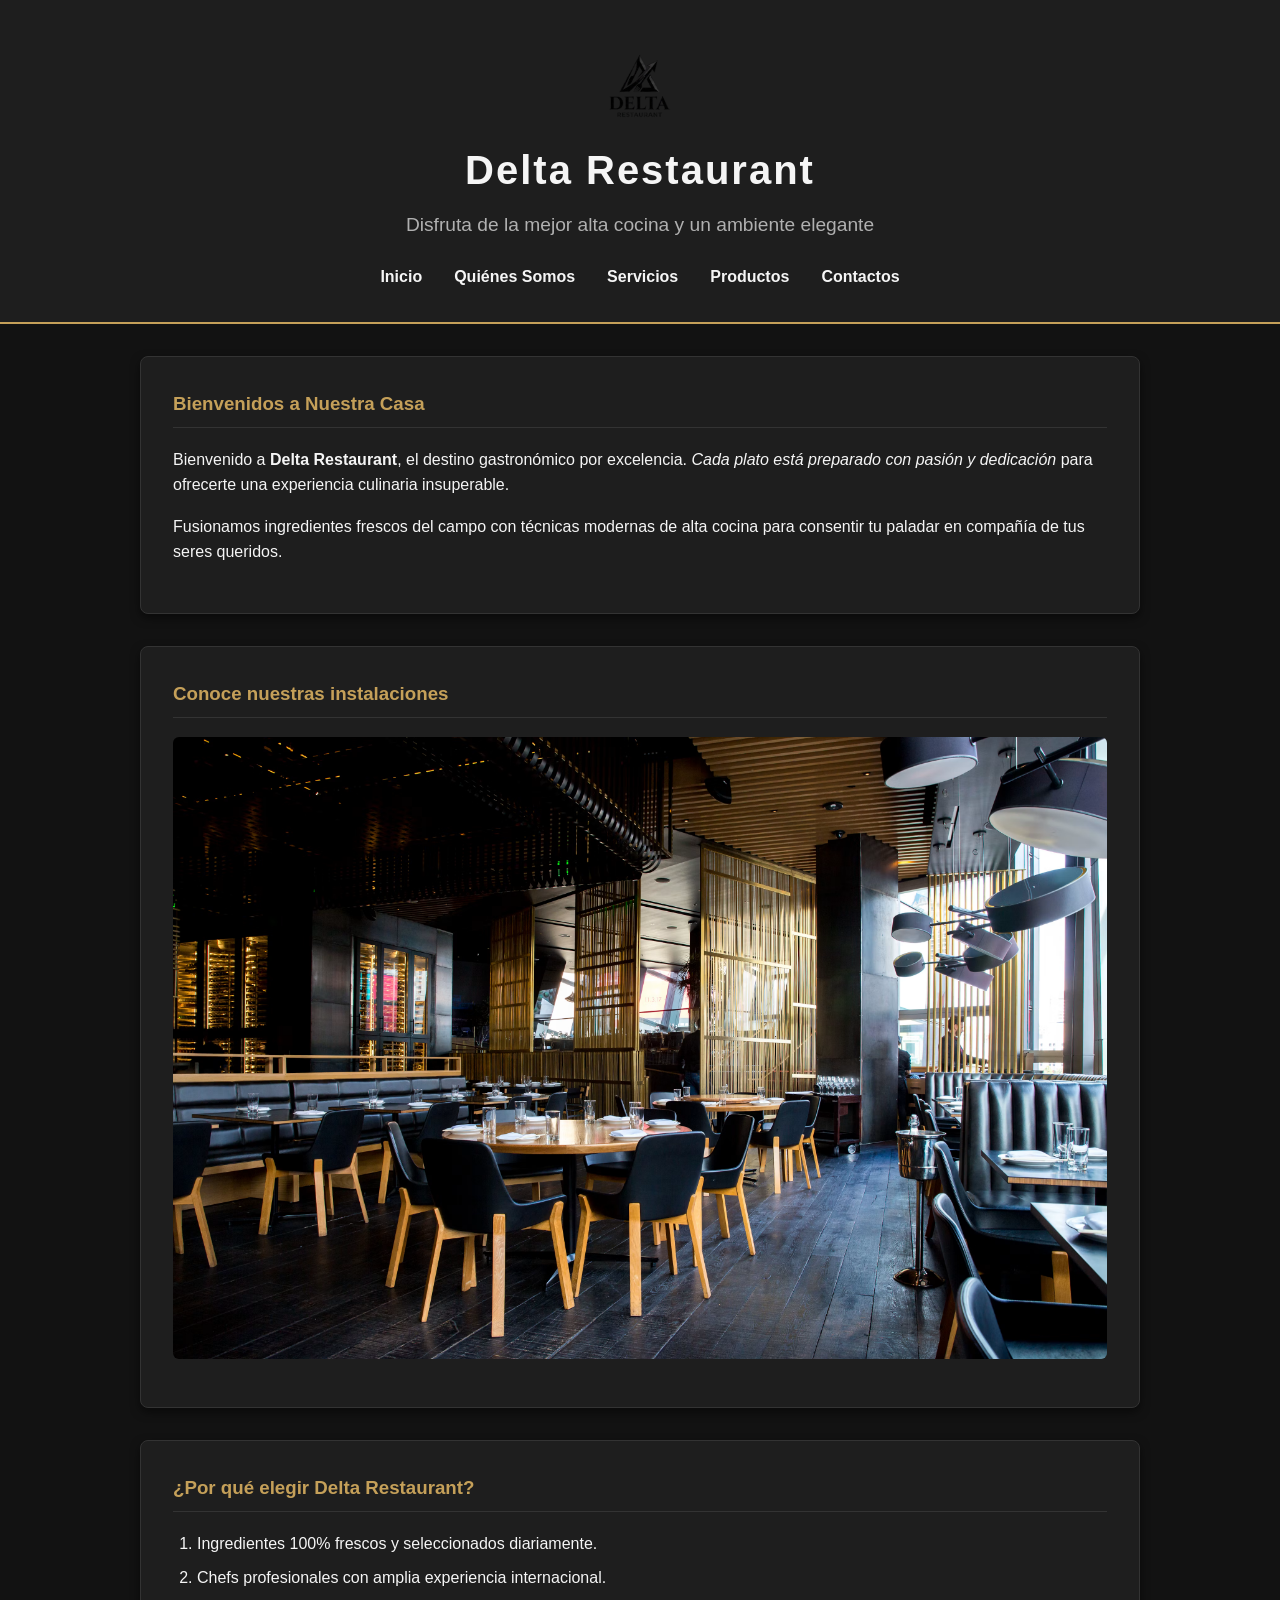
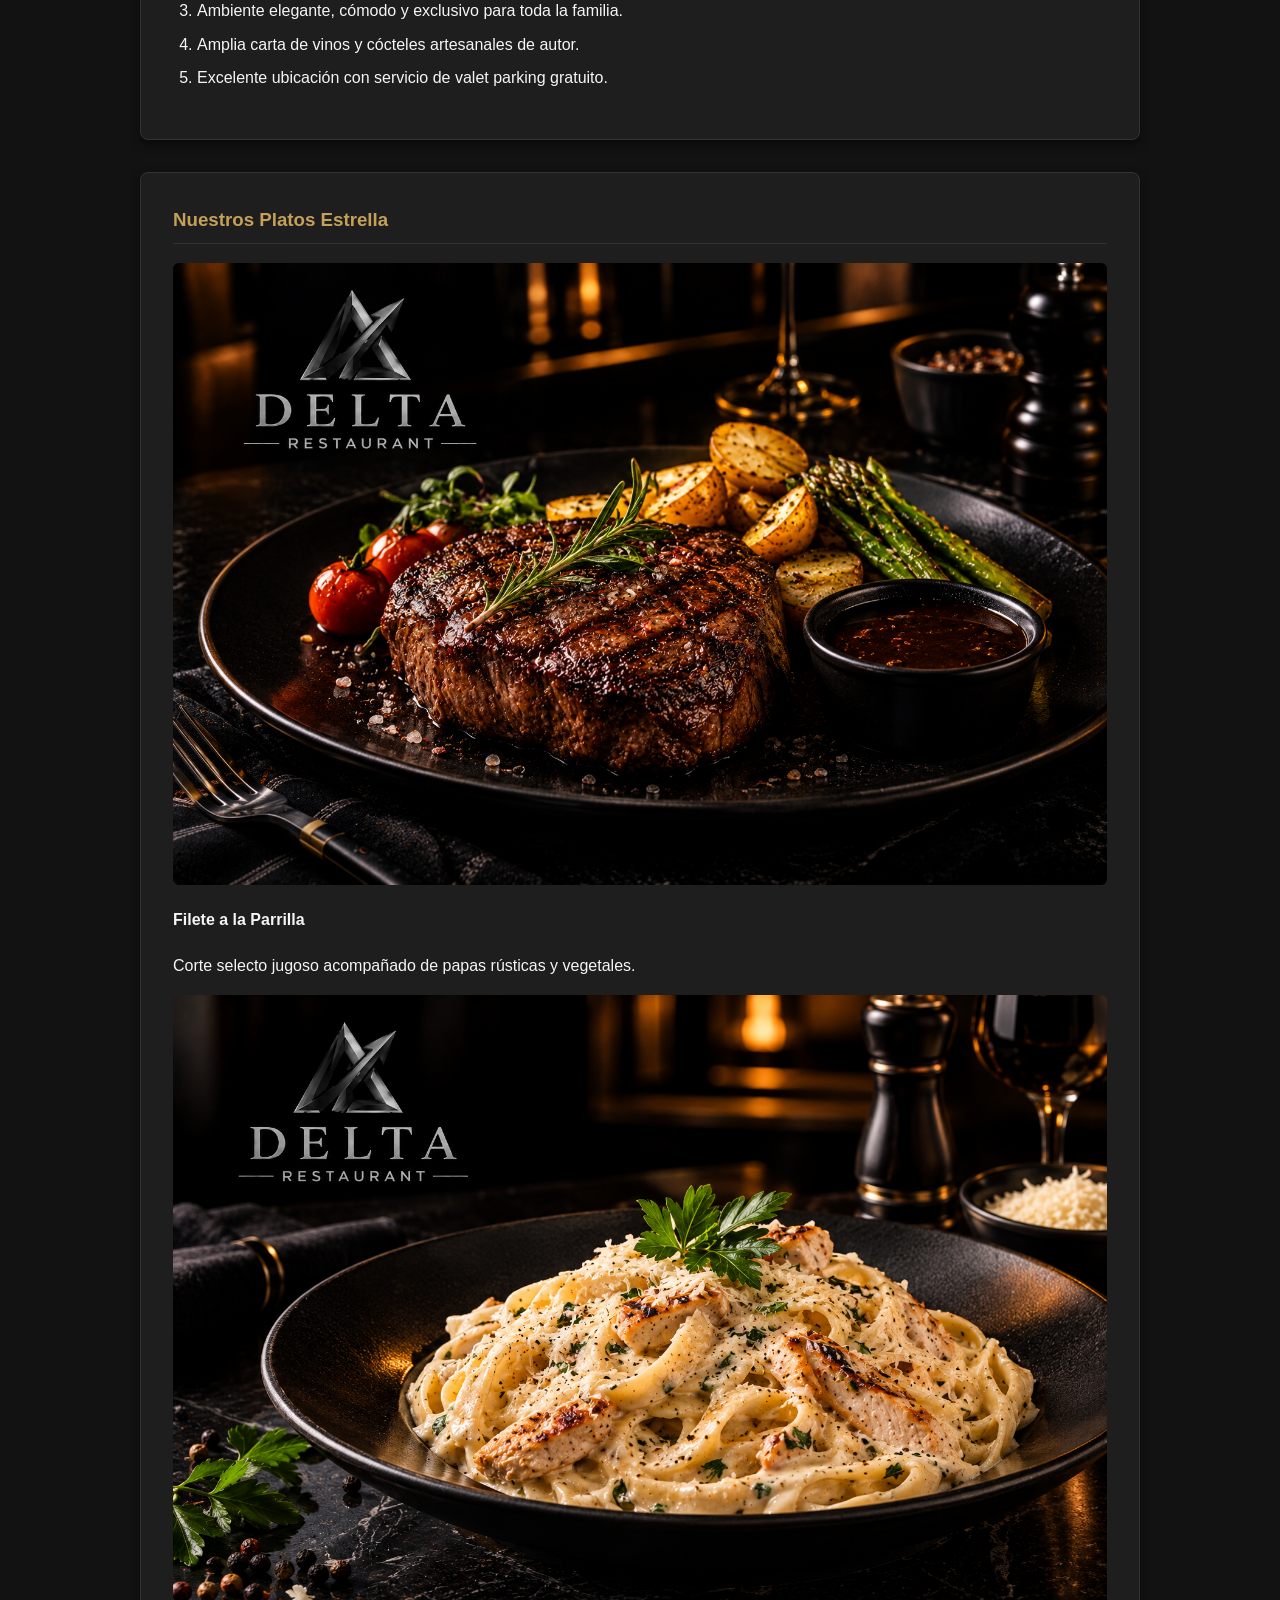
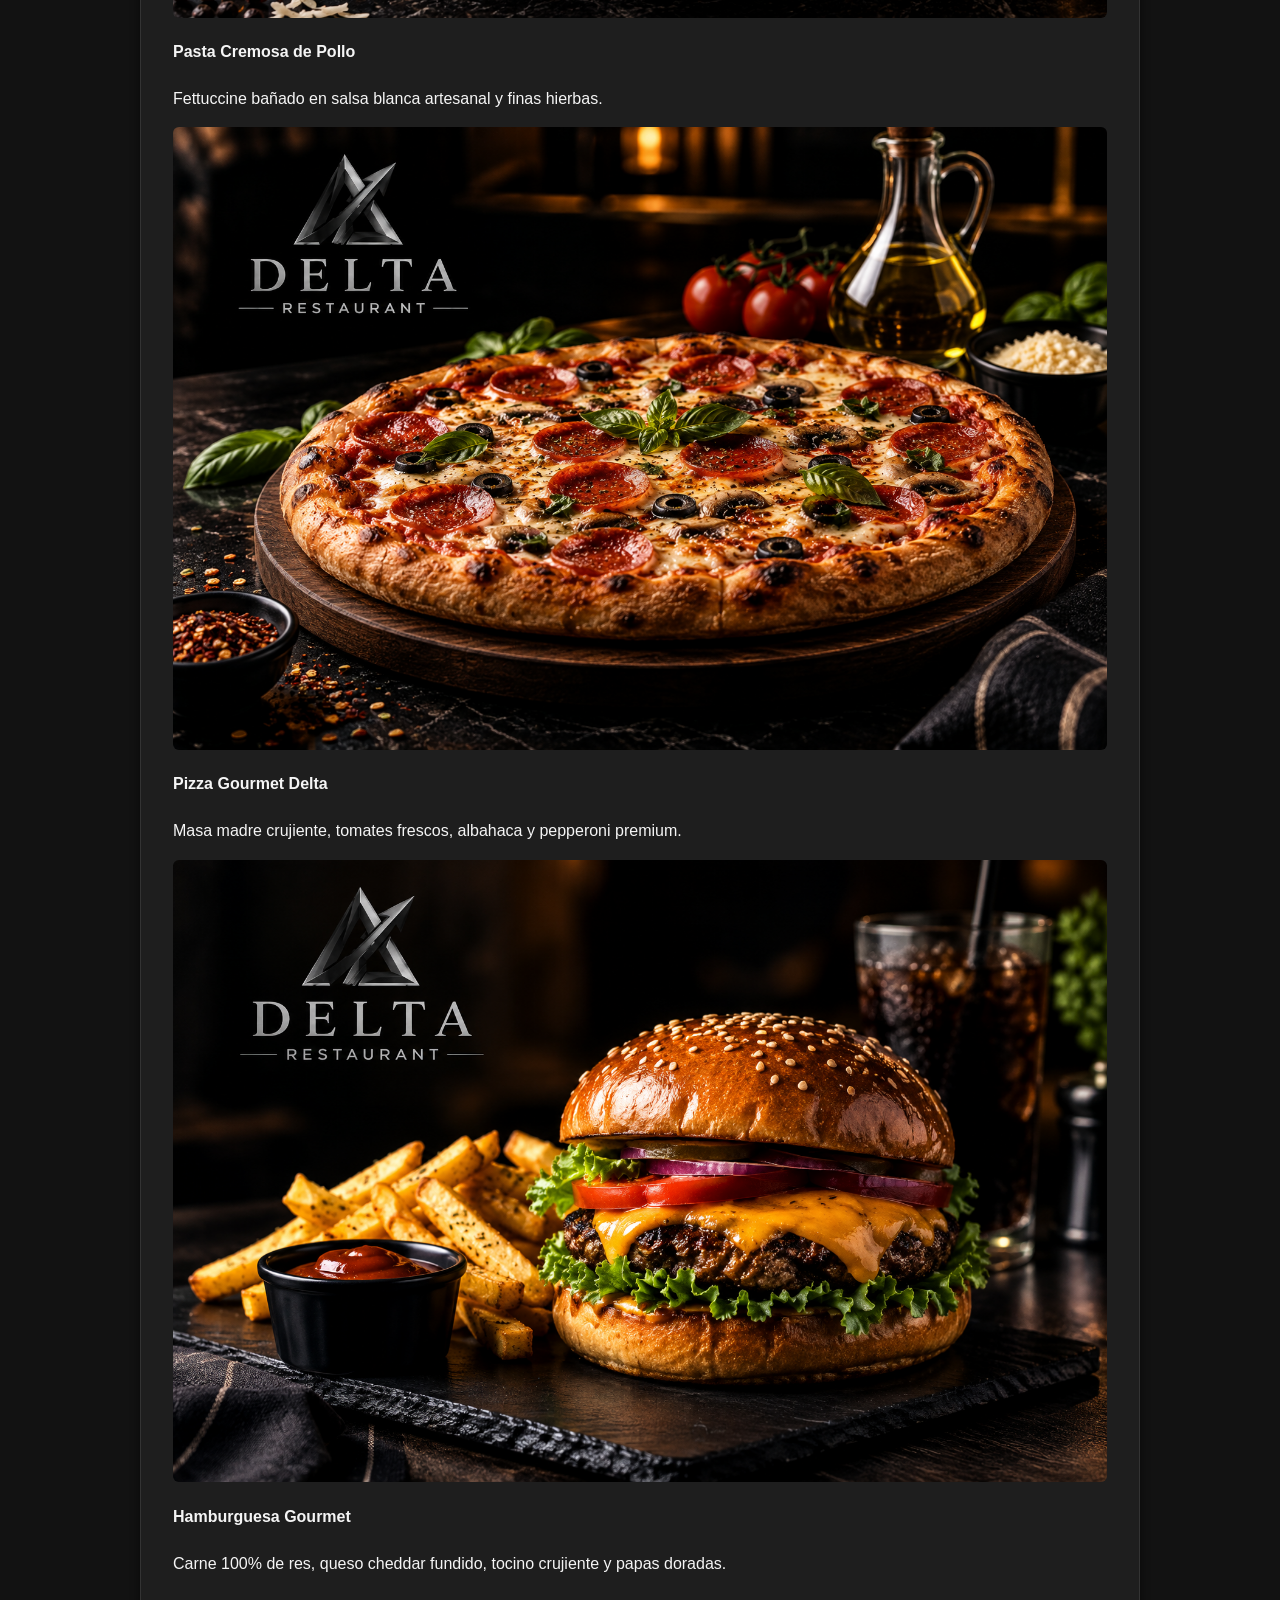
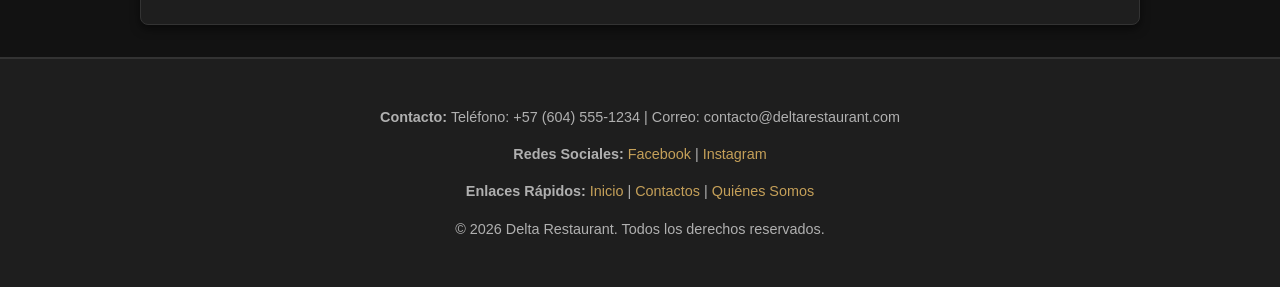
<file: index.html>
<!DOCTYPE html>
<html lang="es">
<head>
    <meta charset="UTF-8">
    <meta name="viewport" content="width=device-width, initial-scale=1.0">
    <title>Delta Restaurant - Inicio</title>
    <!-- Enlace al archivo de estilos CSS -->
    <link rel="stylesheet" href="style.css">
</head>
<body>

    <!-- ENCABEZADO PRINCIPAL Y NAVEGACIÓN -->
    <header>
        <!-- Logo del restaurante -->
        <img src="/img/LOGO2.png" alt="Logo oficial de Delta Restaurant">
        
        <!-- Título principal y subtítulo -->
        <h1>Delta Restaurant</h1>
        <h2>Disfruta de la mejor alta cocina y un ambiente elegante</h2>

        <!-- Menú de navegación principal con enlaces a las páginas internas -->
        <nav>
            <ul>
                <li><a href="index.html">Inicio</a></li>
                <li><a href="quienes-somos.html">Quiénes Somos</a></li>
                <li><a href="servicios.html">Servicios</a></li>
                <li><a href="productos.html">Productos</a></li>
                <li><a href="contactos.html">Contactos</a></li>
            </ul>
        </nav>
    </header>

    <!-- SECCIÓN PRINCIPAL -->
    <main>
        <!-- Presentación del negocio -->
        <section>
            <div>
                <h3>Bienvenidos a Nuestra Casa</h3>
                <p>
                    Bienvenido a <strong>Delta Restaurant</strong>, el destino gastronómico por excelencia. <em>Cada plato está preparado con pasión y dedicación</em> para ofrecerte una experiencia culinaria insuperable.
                </p>
                <p>
                    Fusionamos ingredientes frescos del campo con técnicas modernas de alta cocina para consentir tu paladar en compañía de tus seres queridos.
                </p>
            </div>
        </section>

        <!-- Imagen representativa de las instalaciones -->
        <section>
            <h3>Conoce nuestras instalaciones</h3>
            <img src="/img/fondo.png" alt="Vista interior del elegante ambiente de Delta Restaurant">
        </section>

        <!-- Lista ordenada de beneficios  -->
        <section>
            <h3>¿Por qué elegir Delta Restaurant?</h3>
            <ol>
                <li>Ingredientes 100% frescos y seleccionados diariamente.</li>
                <li>Chefs profesionales con amplia experiencia internacional.</li>
                <li>Ambiente elegante, cómodo y exclusivo para toda la familia.</li>
                <li>Amplia carta de vinos y cócteles artesanales de autor.</li>
                <li>Excelente ubicación con servicio de valet parking gratuito.</li>
            </ol>
        </section>
    
        <!-- Productos Destacados -->
        <section>
            <h3>Nuestros Platos Estrella</h3>
            <div class="productos-grid">
                <div>
                    <img src="img/filete.png" alt="Filete a la parrilla en Delta Restaurant">
                    <h4>Filete a la Parrilla</h4>
                    <p>Corte selecto jugoso acompañado de papas rústicas y vegetales.</p>
                </div>
                <div>
                    <img src="img/pasta.png" alt="Pasta cremosa de pollo en Delta Restaurant">
                    <h4>Pasta Cremosa de Pollo</h4>
                    <p>Fettuccine bañado en salsa blanca artesanal y finas hierbas.</p>
                </div>
                <div>
                    <img src="img/pizza.png" alt="Pizza gourmet DELTA en ambiente elegante">
                    <h4>Pizza Gourmet Delta</h4>
                    <p>Masa madre crujiente, tomates frescos, albahaca y pepperoni premium.</p>
                </div>
                <div>
                    <img src="img/hamburguesa.png" alt="Hamburguesa gourmet en Delta Restaurant">
                    <h4>Hamburguesa Gourmet</h4>
                    <p>Carne 100% de res, queso cheddar fundido, tocino crujiente y papas doradas.</p>
                </div>
            </div>
        </section>
    </main>

    <!-- PIE DE PÁGINA (FOOTER) -->
    <footer>
        <p><strong>Contacto:</strong> Teléfono: +57 (604) 555-1234 | Correo: contacto@deltarestaurant.com</p>
        <p><strong>Redes Sociales:</strong> 
            <a href="https://facebook.com" target="_blank">Facebook</a> | 
            <a href="https://instagram.com" target="_blank">Instagram</a>
        </p>
        <p><strong>Enlaces Rápidos:</strong> 
            <a href="index.html">Inicio</a> | 
            <a href="contactos.html">Contactos</a> | 
            <a href="quienes-somos.html">Quiénes Somos</a>
        </p>
        <p>&copy; 2026 Delta Restaurant. Todos los derechos reservados.</p>
    </footer>

</body>
</html>
</file>
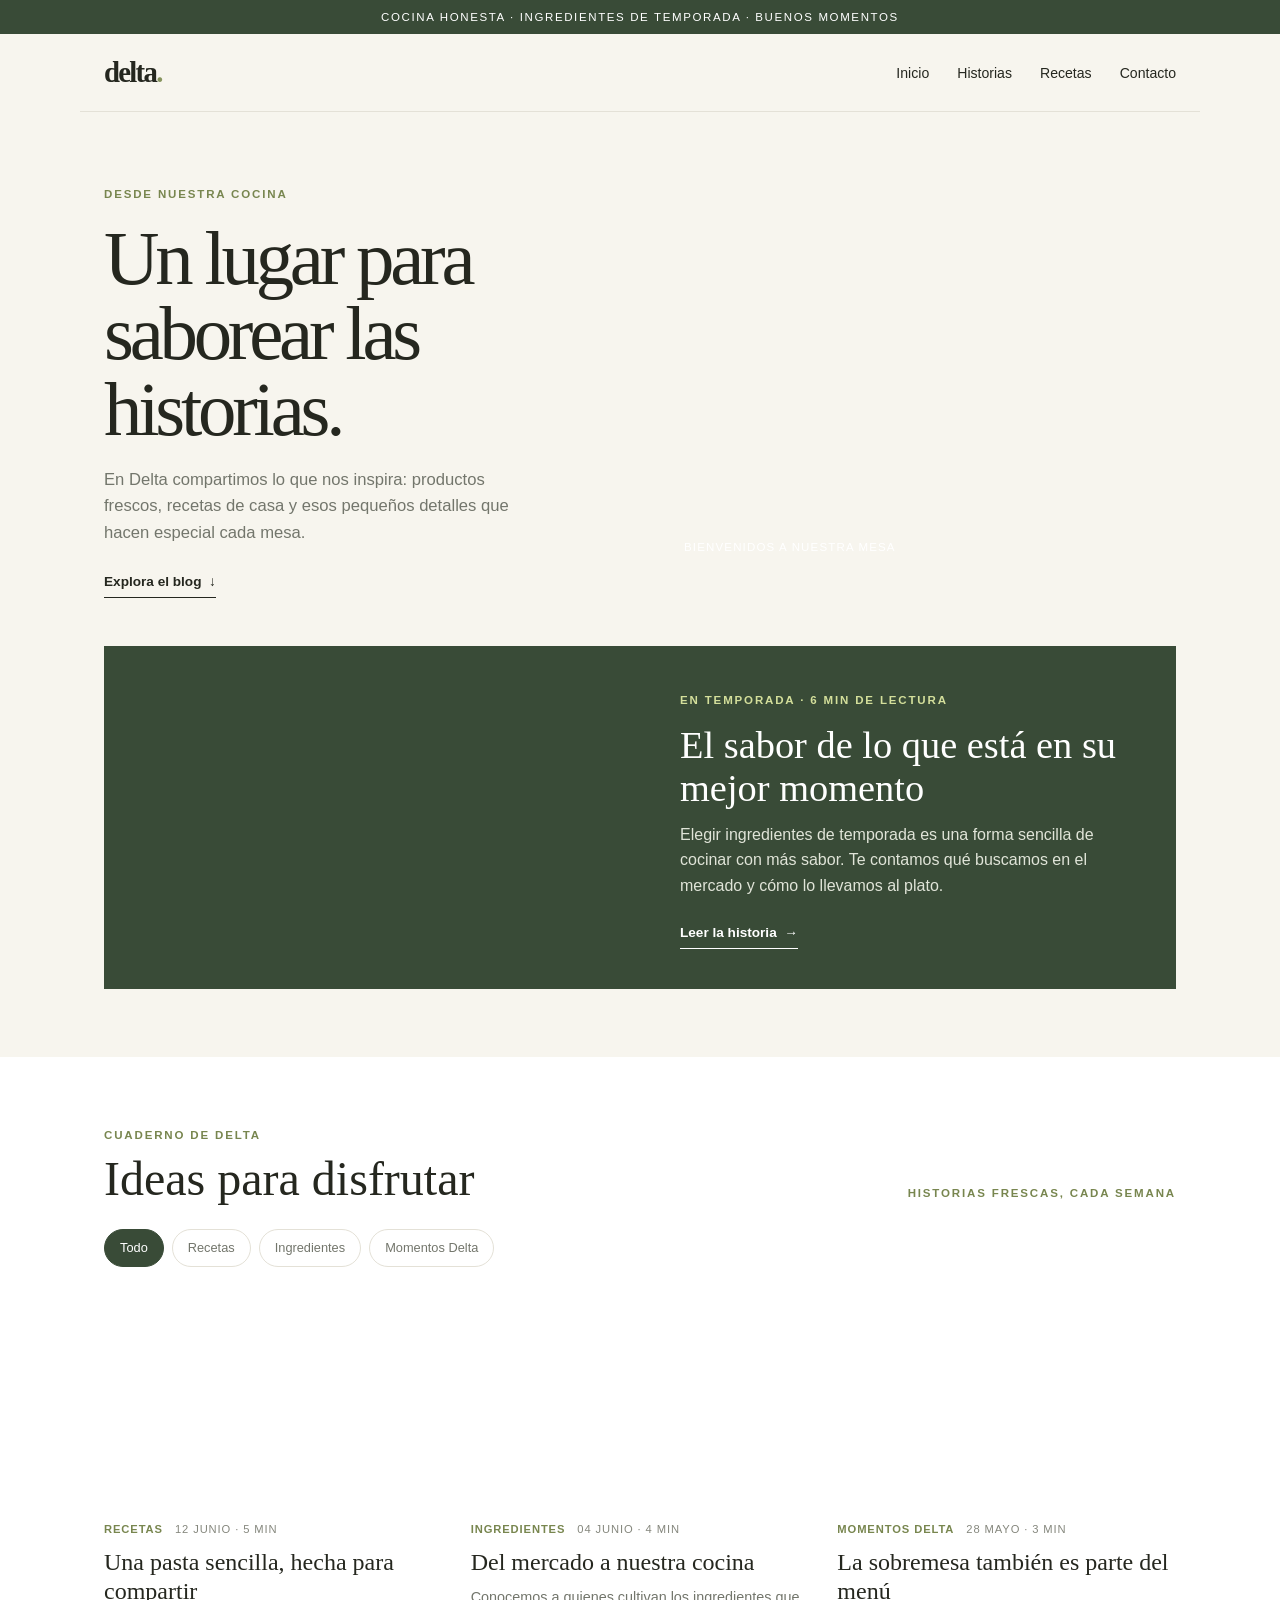
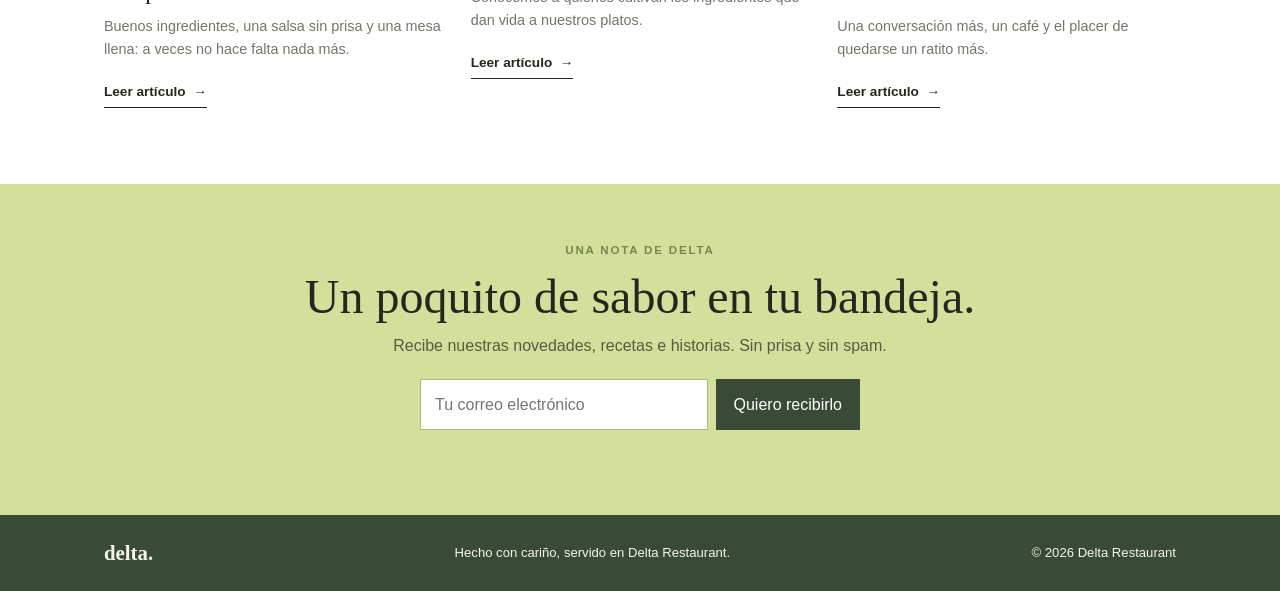
<file: blog.html>
<!DOCTYPE html>
<html lang="es">
<head>
	<meta charset="UTF-8">
	<meta name="viewport" content="width=device-width, initial-scale=1">
	<meta name="description" content="Historias, recetas y novedades de Delta Restaurant.">
	<title>El blog de Delta | Delta Restaurant</title>
	<style>
		:root{--ink:#25271f;--muted:#73766c;--cream:#f7f5ee;--green:#394b37;--lime:#d4df9b;--line:#e4e1d7}
		*{box-sizing:border-box}html{scroll-behavior:smooth}body{margin:0;background:var(--cream);color:var(--ink);font:16px/1.6 Arial,Helvetica,sans-serif}a{color:inherit;text-decoration:none}
		.topbar{background:var(--green);color:white;text-align:center;padding:8px;font-size:.72rem;letter-spacing:.14em;text-transform:uppercase}header{max-width:1120px;margin:auto;padding:22px 24px;display:flex;align-items:center;justify-content:space-between;border-bottom:1px solid var(--line)}.brand{font:bold 1.8rem Georgia,serif;letter-spacing:-.06em}.brand span{color:#87945e}nav{display:flex;gap:28px;font-size:.88rem}nav a:hover,.link:hover{color:#78864f}
		.hero{max-width:1120px;margin:auto;padding:68px 24px 48px;display:grid;grid-template-columns:1fr 1fr;gap:48px;align-items:center}.eyebrow{font-size:.72rem;text-transform:uppercase;letter-spacing:.16em;color:#78864f;font-weight:bold}h1,h2,h3,p{margin-top:0}h1{font:400 clamp(3rem,6vw,5rem)/.98 Georgia,serif;letter-spacing:-.055em;margin:15px 0 20px}.hero p{max-width:440px;color:var(--muted);font-size:1.04rem}.hero-image{height:370px;background:url('https://images.unsplash.com/photo-1517248135467-4c7edcad34c4?auto=format&fit=crop&w=1200&q=85') center/cover;position:relative;border-radius:3px}.image-note{position:absolute;bottom:18px;left:20px;color:#fff;text-transform:uppercase;font-size:.72rem;letter-spacing:.1em}.link{display:inline-block;margin-top:8px;font-size:.85rem;font-weight:bold;border-bottom:1px solid currentColor;padding-bottom:4px}
		.featured{max-width:1120px;margin:0 auto 68px;padding:0 24px}.feature-card{display:grid;grid-template-columns:1fr 1fr;background:var(--green);color:#fff}.feature-image{min-height:320px;background:url('https://images.unsplash.com/photo-1547592180-85f173990554?auto=format&fit=crop&w=1000&q=85') center/cover}.feature-copy{align-self:center;padding:40px}.feature-copy .eyebrow{color:var(--lime)}.feature-copy h2{font:400 clamp(1.8rem,3vw,2.7rem)/1.12 Georgia,serif;margin:12px 0}.feature-copy p{color:#e0e4d8}
		.stories{background:#fff;padding:64px 24px 76px}.inner{max-width:1072px;margin:auto}.heading{display:flex;justify-content:space-between;align-items:end;gap:20px;margin-bottom:26px}.heading h2{font:400 clamp(2rem,4vw,3rem)/1 Georgia,serif;margin:8px 0 0}.filters{display:flex;gap:8px;flex-wrap:wrap;margin-bottom:28px}.filter{cursor:pointer;border:1px solid var(--line);border-radius:24px;padding:8px 15px;background:white;color:var(--muted);font:inherit;font-size:.8rem}.filter:hover,.filter.active{background:var(--green);border-color:var(--green);color:white}.grid{display:grid;grid-template-columns:repeat(3,1fr);gap:28px}.post[hidden]{display:none}.post-image{height:210px;background-position:center;background-size:cover;margin-bottom:16px}.meta{display:flex;gap:12px;color:#85877d;font-size:.7rem;letter-spacing:.08em;text-transform:uppercase}.meta strong{color:#78864f}.post h3{font:400 1.5rem/1.2 Georgia,serif;margin:9px 0}.post p{font-size:.9rem;color:var(--muted);margin-bottom:12px}
		.newsletter{background:var(--lime);padding:52px 24px;text-align:center}.newsletter h2{font:400 clamp(2rem,4vw,3rem)/1.08 Georgia,serif;margin:10px 0}.newsletter p{color:#555c42;margin-bottom:20px}.subscribe{display:flex;gap:8px;max-width:440px;margin:auto}.subscribe input{flex:1;min-width:0;padding:12px 14px;border:1px solid #aeb77a;background:#fff;font:inherit}.subscribe button{padding:0 18px;border:0;background:var(--green);color:#fff;font:inherit;cursor:pointer}.message{min-height:1.5em;margin:12px 0 0!important;font-size:.85rem}footer{background:var(--green);color:#f5f4ed;padding:26px 24px}.footer-inner{max-width:1072px;margin:auto;display:flex;justify-content:space-between;align-items:center;gap:16px;font-size:.82rem}.footer-brand{font:bold 1.3rem Georgia,serif}
		@media(max-width:720px){header{padding:18px;flex-wrap:wrap;justify-content:center;gap:14px}nav{width:100%;justify-content:center;gap:20px}.hero{padding:46px 20px 34px;grid-template-columns:1fr;gap:26px}.hero-image{height:280px}.featured{padding:0 20px;margin-bottom:48px}.feature-card{grid-template-columns:1fr}.feature-image{min-height:230px}.feature-copy{padding:28px}.stories{padding:48px 20px 58px}.grid{grid-template-columns:repeat(2,1fr);gap:26px 18px}.post-image{height:185px}}
		@media(max-width:500px){nav{gap:15px;font-size:.8rem}.heading{display:block}.grid{grid-template-columns:1fr}.post-image{height:230px}.subscribe{flex-direction:column}.subscribe input,.subscribe button{min-height:46px}.footer-inner{flex-direction:column;text-align:center}}
	</style>
</head>
<body>
	<div class="topbar">Cocina honesta · Ingredientes de temporada · Buenos momentos</div>
	<header><a class="brand" href="#inicio" aria-label="Delta Restaurant, inicio">delta<span>.</span></a><nav aria-label="Navegación principal"><a href="#inicio">Inicio</a><a href="#historias">Historias</a><a href="#recetas">Recetas</a><a href="#newsletter">Contacto</a></nav></header>
	<main>
		<section class="hero" id="inicio"><div><span class="eyebrow">Desde nuestra cocina</span><h1>Un lugar para saborear las historias.</h1><p>En Delta compartimos lo que nos inspira: productos frescos, recetas de casa y esos pequeños detalles que hacen especial cada mesa.</p><a class="link" href="#historias">Explora el blog&nbsp; ↓</a></div><div class="hero-image" role="img" aria-label="Comedor acogedor de restaurante"><span class="image-note">Bienvenidos a nuestra mesa</span></div></section>
		<section class="featured" id="recetas"><article class="feature-card"><div class="feature-image" role="img" aria-label="Ensalada fresca de temporada"></div><div class="feature-copy"><span class="eyebrow">En temporada · 6 min de lectura</span><h2>El sabor de lo que está en su mejor momento</h2><p>Elegir ingredientes de temporada es una forma sencilla de cocinar con más sabor. Te contamos qué buscamos en el mercado y cómo lo llevamos al plato.</p><a class="link" href="#historias">Leer la historia&nbsp; →</a></div></article></section>
		<section class="stories" id="historias"><div class="inner"><div class="heading"><div><span class="eyebrow">Cuaderno de Delta</span><h2>Ideas para disfrutar</h2></div><span class="eyebrow">Historias frescas, cada semana</span></div>
			<div class="filters" role="group" aria-label="Filtrar artículos"><button class="filter active" data-filter="todos">Todo</button><button class="filter" data-filter="recetas">Recetas</button><button class="filter" data-filter="ingredientes">Ingredientes</button><button class="filter" data-filter="momentos">Momentos Delta</button></div>
			<div class="grid">
				<article class="post" data-category="recetas"><div class="post-image" role="img" aria-label="Pasta recién preparada" style="background-image:url('https://images.unsplash.com/photo-1478720568477-152d9b164e26?auto=format&fit=crop&w=800&q=80')"></div><div class="meta"><strong>Recetas</strong><span>12 junio · 5 min</span></div><h3>Una pasta sencilla, hecha para compartir</h3><p>Buenos ingredientes, una salsa sin prisa y una mesa llena: a veces no hace falta nada más.</p><a class="link" href="#newsletter">Leer artículo&nbsp; →</a></article>
				<article class="post" data-category="ingredientes"><div class="post-image" role="img" aria-label="Verduras frescas de temporada" style="background-image:url('https://images.unsplash.com/photo-1540420773420-3366772f4999?auto=format&fit=crop&w=800&q=80')"></div><div class="meta"><strong>Ingredientes</strong><span>04 junio · 4 min</span></div><h3>Del mercado a nuestra cocina</h3><p>Conocemos a quienes cultivan los ingredientes que dan vida a nuestros platos.</p><a class="link" href="#newsletter">Leer artículo&nbsp; →</a></article>
				<article class="post" data-category="momentos"><div class="post-image" role="img" aria-label="Mesa preparada en un restaurante" style="background-image:url('https://images.unsplash.com/photo-1414235077428-338989a2e8c0?auto=format&fit=crop&w=800&q=80')"></div><div class="meta"><strong>Momentos Delta</strong><span>28 mayo · 3 min</span></div><h3>La sobremesa también es parte del menú</h3><p>Una conversación más, un café y el placer de quedarse un ratito más.</p><a class="link" href="#newsletter">Leer artículo&nbsp; →</a></article>
			</div>
		</div></section>
		<section class="newsletter" id="newsletter"><span class="eyebrow">Una nota de Delta</span><h2>Un poquito de sabor en tu bandeja.</h2><p>Recibe nuestras novedades, recetas e historias. Sin prisa y sin spam.</p><form class="subscribe" id="subscribe-form"><label for="email" style="position:absolute;left:-9999px">Tu correo electrónico</label><input id="email" type="email" placeholder="Tu correo electrónico" required><button type="submit">Quiero recibirlo</button></form><p class="message" id="message" aria-live="polite"></p></section>
	</main>
	<footer><div class="footer-inner"><a class="footer-brand" href="#inicio">delta.</a><span>Hecho con cariño, servido en Delta Restaurant.</span><span>© <span id="year"></span> Delta Restaurant</span></div></footer>
	<script>
		const buttons=document.querySelectorAll('.filter');
		const posts=document.querySelectorAll('.post');
		buttons.forEach(button=>button.addEventListener('click',()=>{
			buttons.forEach(item=>item.classList.remove('active'));
			button.classList.add('active');
			posts.forEach(post=>post.hidden=button.dataset.filter!=='todos'&&post.dataset.category!==button.dataset.filter);
		}));
		document.getElementById('subscribe-form').addEventListener('submit',event=>{
			event.preventDefault();
			document.getElementById('message').textContent='¡Gracias! Te tendremos al tanto de las novedades de Delta.';
			event.currentTarget.reset();
		});
		document.getElementById('year').textContent=new Date().getFullYear();
	</script>
</body>
</html>
</file>
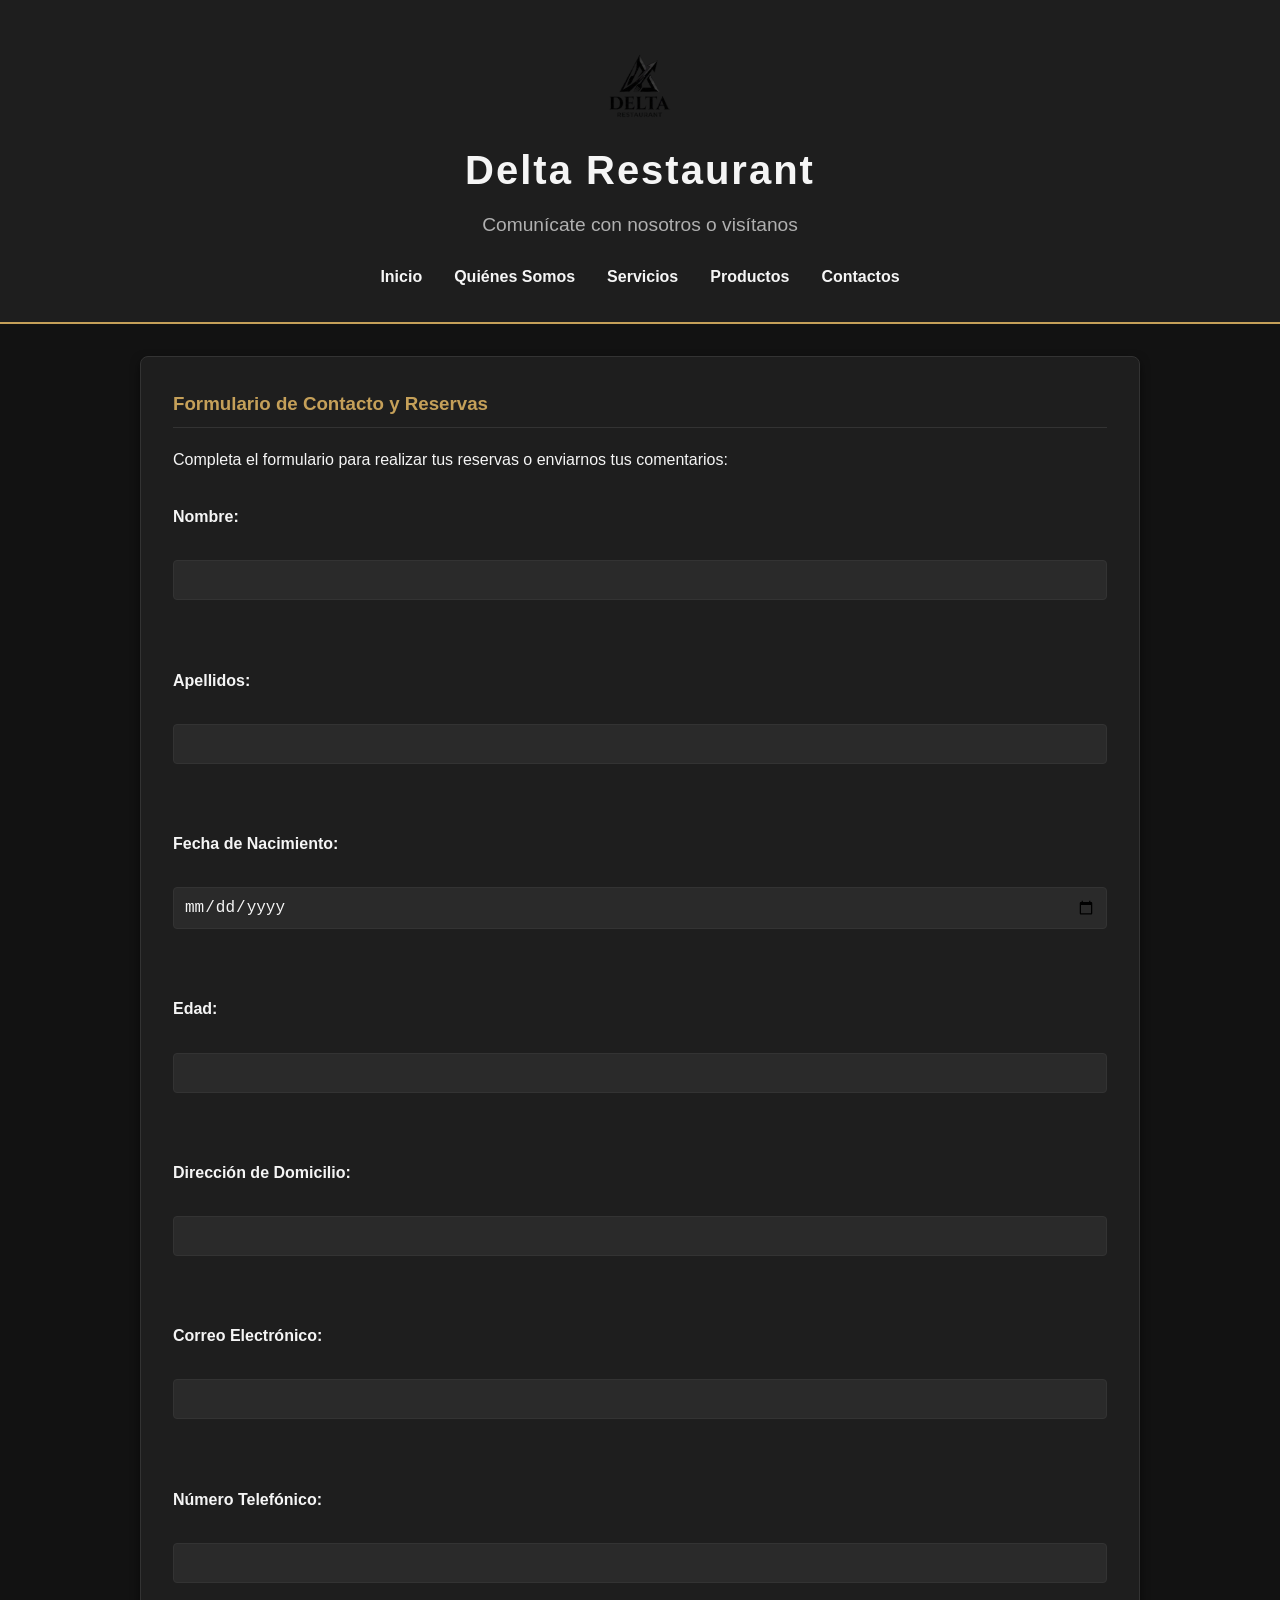
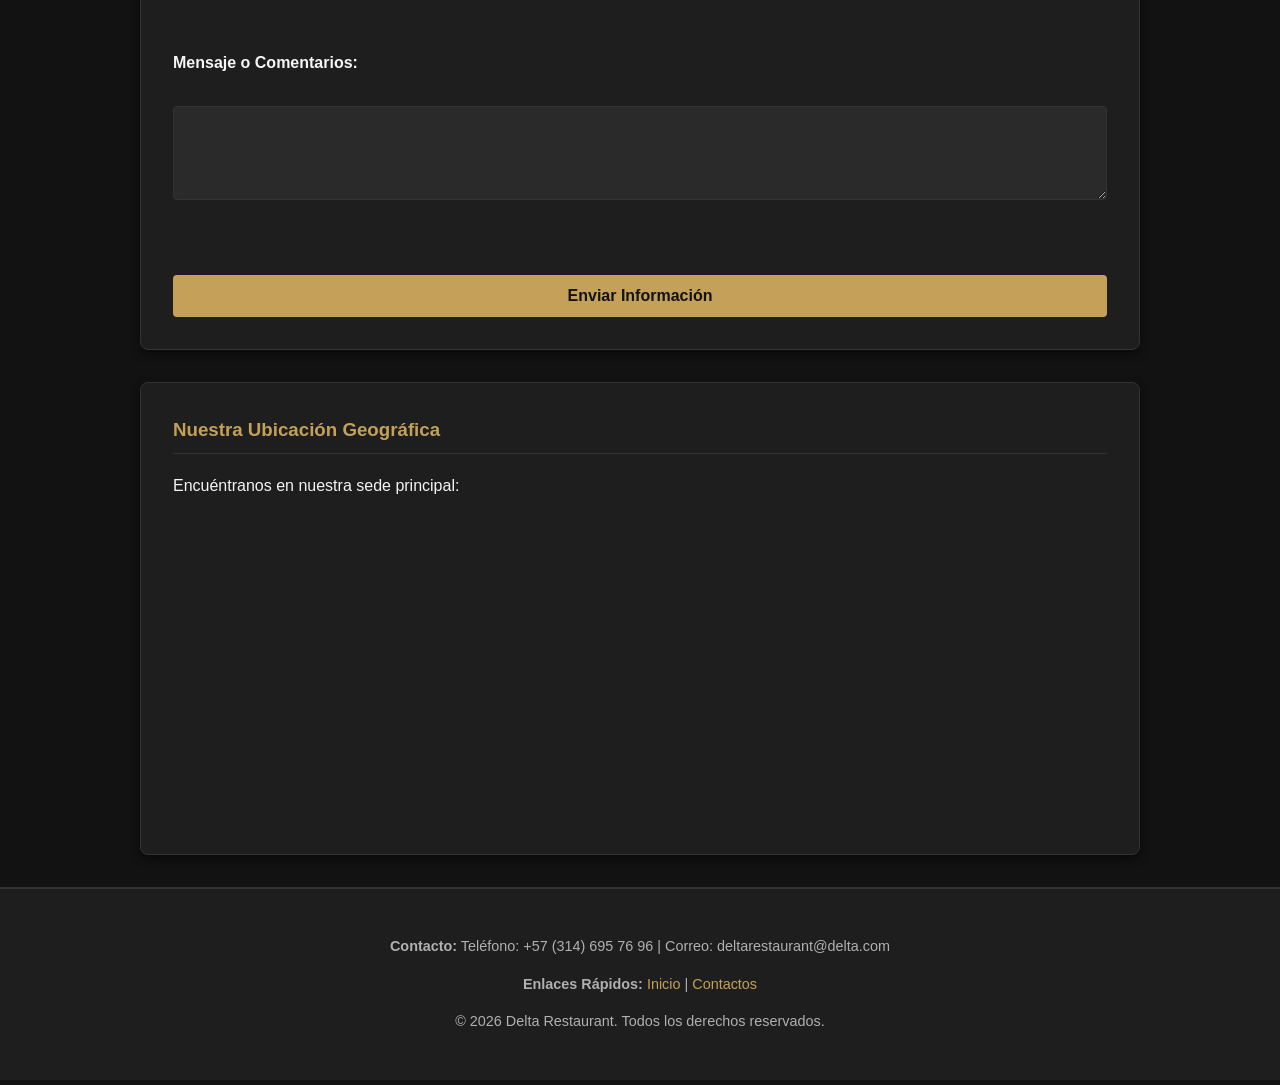
<file: contactos.html>
<!DOCTYPE html>
<html lang="es">
<head>
    <meta charset="UTF-8">
    <meta name="viewport" content="width=device-width, initial-scale=1.0">
    <title>Delta Restaurant - Contactos</title>
    <link rel="stylesheet" href="style.css">
</head>
<body>

    <!-- ENCABEZADO -->
    <header>
        <img src="/img/LOGO2.png" alt="Logo de Delta Restaurant">
        <h1>Delta Restaurant</h1>
        <h2>Comunícate con nosotros o visítanos</h2>
        <nav>
            <ul>
                <li><a href="index.html">Inicio</a></li>
                <li><a href="quienes-somos.html">Quiénes Somos</a></li>
                <li><a href="servicios.html">Servicios</a></li>
                <li><a href="productos.html">Productos</a></li>
                <li><a href="contactos.html">Contactos</a></li>
            </ul>
        </nav>
    </header>

    <!-- CONTENIDO PRINCIPAL -->
    <main>
        <section>
            <h3>Formulario de Contacto y Reservas</h3>
            <p>Completa el formulario para realizar tus reservas o enviarnos tus comentarios:</p>
            
            <form action="#" method="POST">
                <label for="nombre">Nombre:</label><br>
                <input type="text" id="nombre" name="nombre" required><br><br>

                <label for="apellidos">Apellidos:</label><br>
                <input type="text" id="apellidos" name="apellidos" required><br><br>

                <label for="fecha_nacimiento">Fecha de Nacimiento:</label><br>
                <input type="date" id="fecha_nacimiento" name="fecha_nacimiento" required><br><br>

                <label for="edad">Edad:</label><br>
                <input type="number" id="edad" name="edad" min="1" max="120" required><br><br>

                <label for="direccion">Dirección de Domicilio:</label><br>
                <input type="text" id="direccion" name="direccion_domicilio" required><br><br>

                <label for="correo">Correo Electrónico:</label><br>
                <input type="email" id="correo" name="correo_electronico" required><br><br>

                <label for="telefono">Número Telefónico:</label><br>
                <input type="tel" id="telefono" name="numero_telefonico" required><br><br>

                <label for="mensaje">Mensaje o Comentarios:</label><br>
                <textarea id="mensaje" name="mensaje" rows="4" required></textarea><br><br>

                <button type="submit">Enviar Información</button>
            </form>
        </section>

        <section>
            <h3>Nuestra Ubicación Geográfica</h3>
            <p>Encuéntranos en nuestra sede principal:</p>
           <iframe src="https://www.google.com/maps/embed?pb=!1m18!1m12!1m3!1d3966.4114570446086!2d-75.5702626252426!3d6.209336976734911!2m3!1f0!2f0!3f0!3m2!1i1024!2i768!4f13.1!3m3!1m2!1s0x8e4428299b5aa6d9%3A0x2020c055ff96b671!2sEl%20Poblado%2C%20Medell%C3%ADn%2C%20El%20Poblado%2C%20Medell%C3%ADn%2C%20Antioquia!5e0!3m2!1ses-419!2sco!4v1792718086324!5m2!1ses-419!2sco" width="400" height="300" style="border:0;" allowfullscreen="" loading="lazy" referrerpolicy="strict-origin-when-cross-origin"></iframe>
        </section>
    </main>

    <!-- PIE DE PÁGINA -->
    <footer>
        <p><strong>Contacto:</strong> Teléfono: +57 (314) 695 76 96 | Correo: deltarestaurant@delta.com </p>
        <p><strong>Enlaces Rápidos:</strong> <a href="index.html">Inicio</a> | <a href="contactos.html">Contactos</a></p>
        <p>&copy; 2026 Delta Restaurant. Todos los derechos reservados.</p>
    </footer>

</body>
</html>
</file>
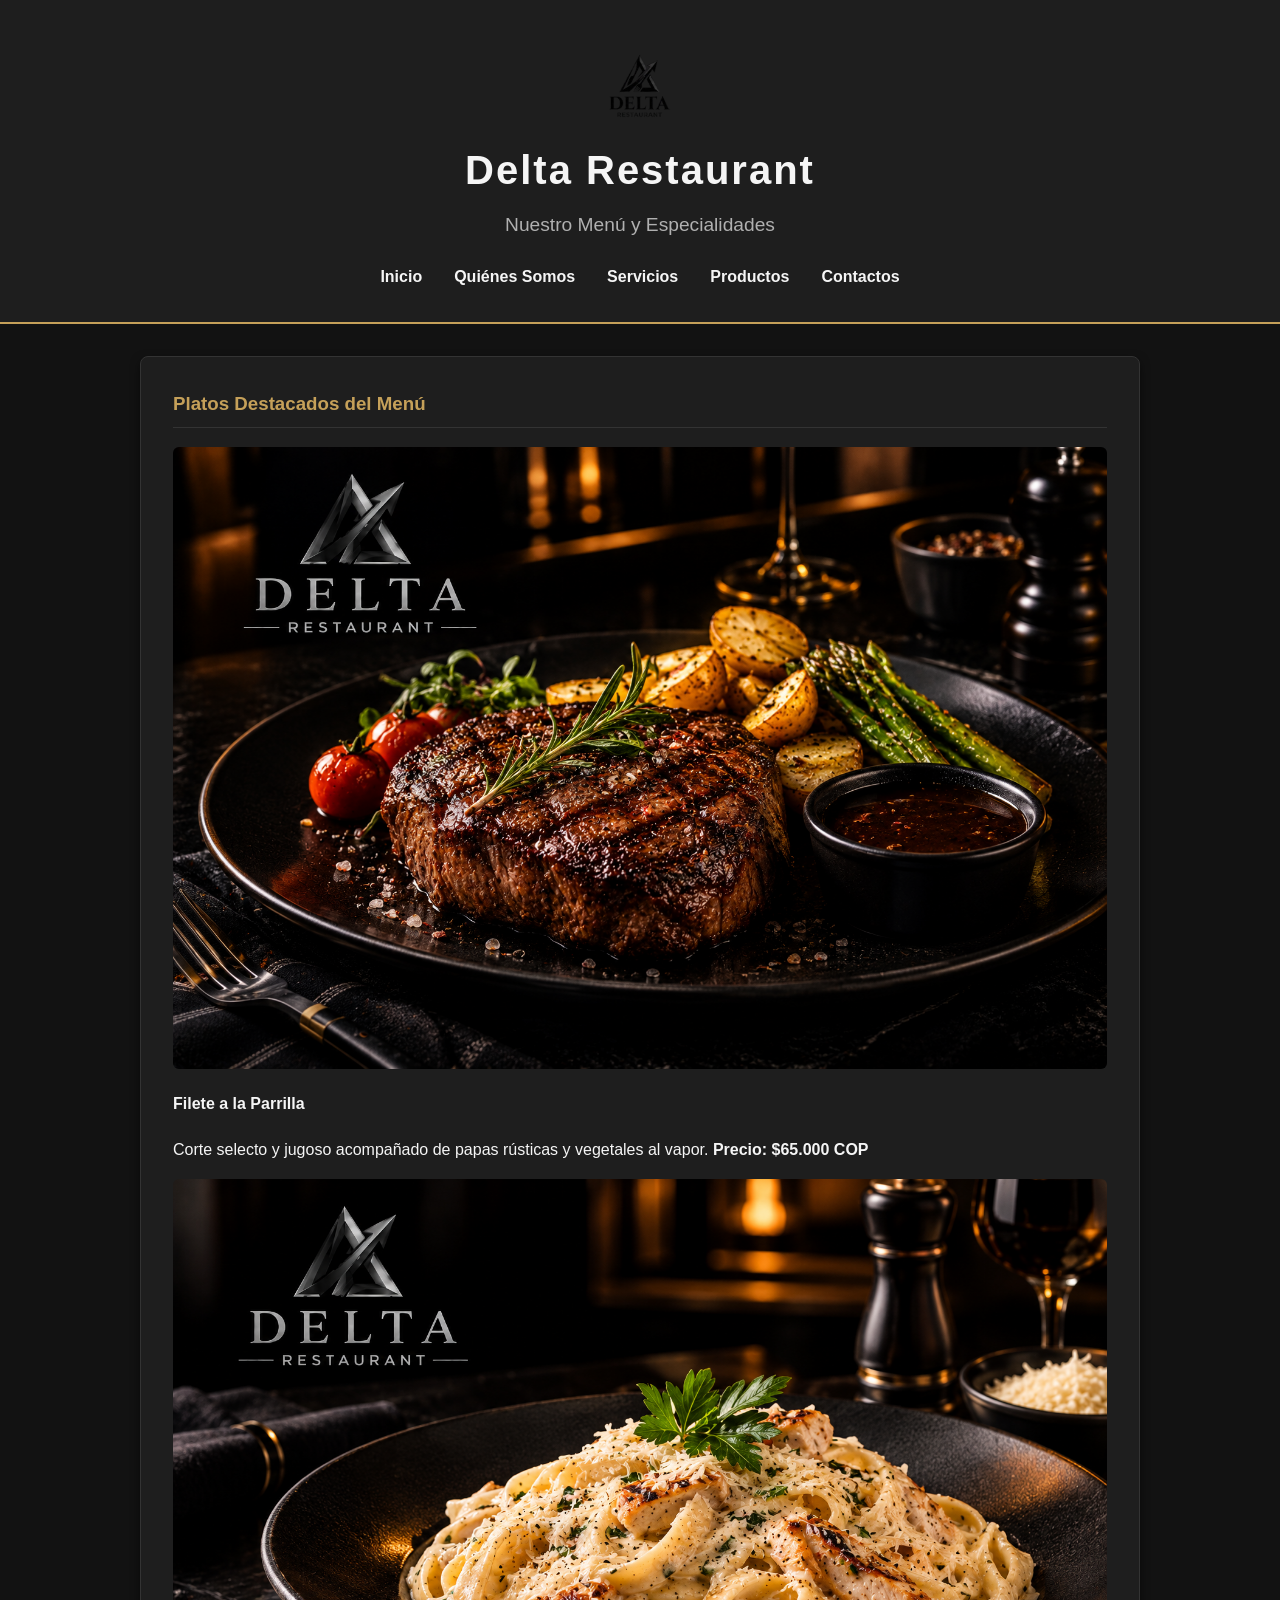
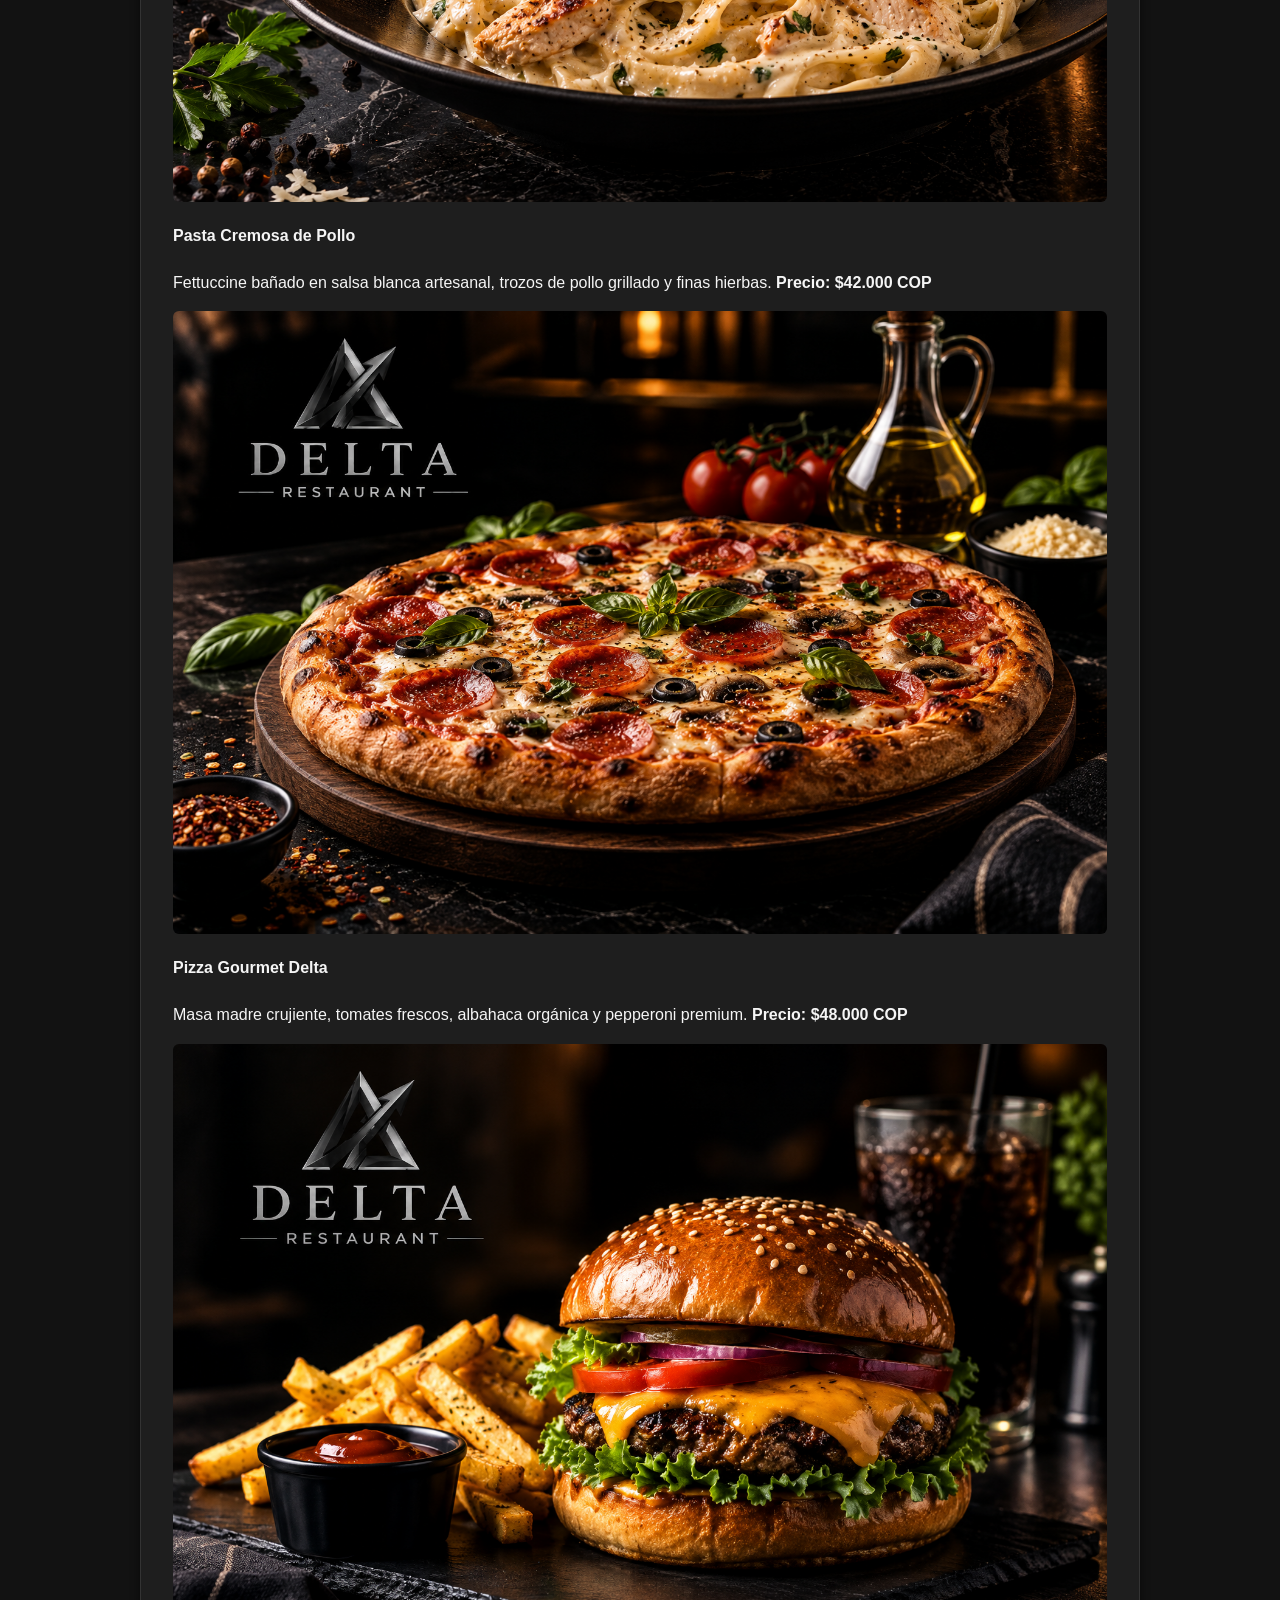
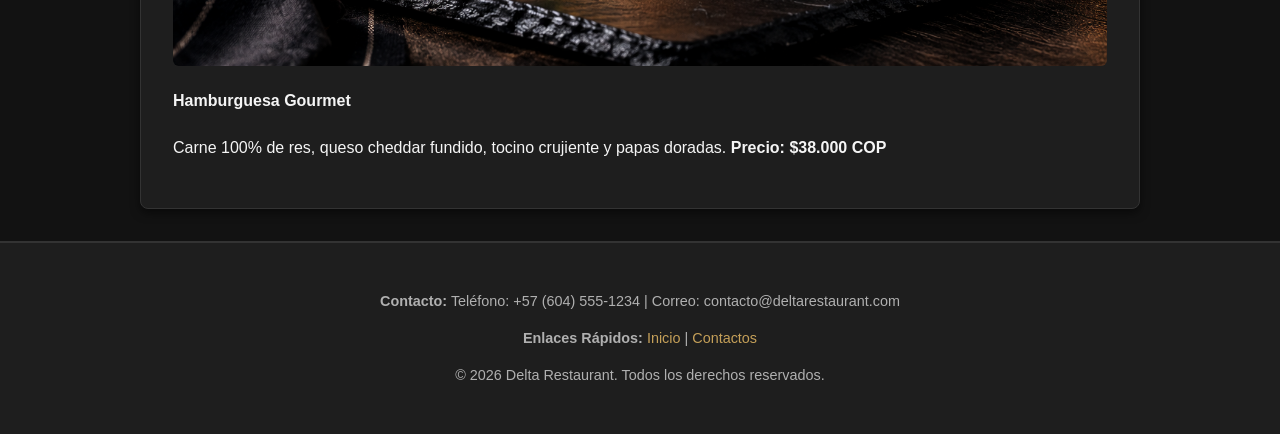
<file: productos.html>
<!DOCTYPE html>
<html lang="es">
<head>
    <meta charset="UTF-8">
    <meta name="viewport" content="width=device-width, initial-scale=1.0">
    <title>Delta Restaurant - Productos</title>
    <link rel="stylesheet" href="style.css">
</head>
<body>

    <!-- ENCABEZADO -->
    <header>
        <img src="/img/LOGO2.png" alt="Logo de Delta Restaurant">
        <h1>Delta Restaurant</h1>
        <h2>Nuestro Menú y Especialidades</h2>
        <nav>
            <ul>
                <li><a href="index.html">Inicio</a></li>
                <li><a href="quienes-somos.html">Quiénes Somos</a></li>
                <li><a href="servicios.html">Servicios</a></li>
                <li><a href="productos.html">Productos</a></li>
                <li><a href="contactos.html">Contactos</a></li>
            </ul>
        </nav>
    </header>

    <!-- CONTENIDO PRINCIPAL -->
    <main>
        <section>
            <h3>Platos Destacados del Menú</h3>
            <div class="productos-grid">
                <div>
                    <img src="img/filete.png" alt="Filete a la parrilla">
                    <h4>Filete a la Parrilla</h4>
                    <p>Corte selecto y jugoso acompañado de papas rústicas y vegetales al vapor. <strong>Precio: $65.000 COP</strong></p>
                </div>
                <div>
                    <img src="img/pasta.png" alt="Pasta cremosa de pollo">
                    <h4>Pasta Cremosa de Pollo</h4>
                    <p>Fettuccine bañado en salsa blanca artesanal, trozos de pollo grillado y finas hierbas. <strong>Precio: $42.000 COP</strong></p>
                </div>
                <div>
                    <img src="img/pizza.png" alt="Pizza gourmet DELTA">
                    <h4>Pizza Gourmet Delta</h4>
                    <p>Masa madre crujiente, tomates frescos, albahaca orgánica y pepperoni premium. <strong>Precio: $48.000 COP</strong></p>
                </div>
                <div>
                    <img src="img/hamburguesa.png" alt="Hamburguesa gourmet">
                    <h4>Hamburguesa Gourmet</h4>
                    <p>Carne 100% de res, queso cheddar fundido, tocino crujiente y papas doradas. <strong>Precio: $38.000 COP</strong></p>
                </div>
            </div>
        </section>
    </main>

    <!-- PIE DE PÁGINA -->
    <footer>
        <p><strong>Contacto:</strong> Teléfono: +57 (604) 555-1234 | Correo: contacto@deltarestaurant.com</p>
        <p><strong>Enlaces Rápidos:</strong> <a href="index.html">Inicio</a> | <a href="contactos.html">Contactos</a></p>
        <p>&copy; 2026 Delta Restaurant. Todos los derechos reservados.</p>
    </footer>

</body>
</html>
</file>
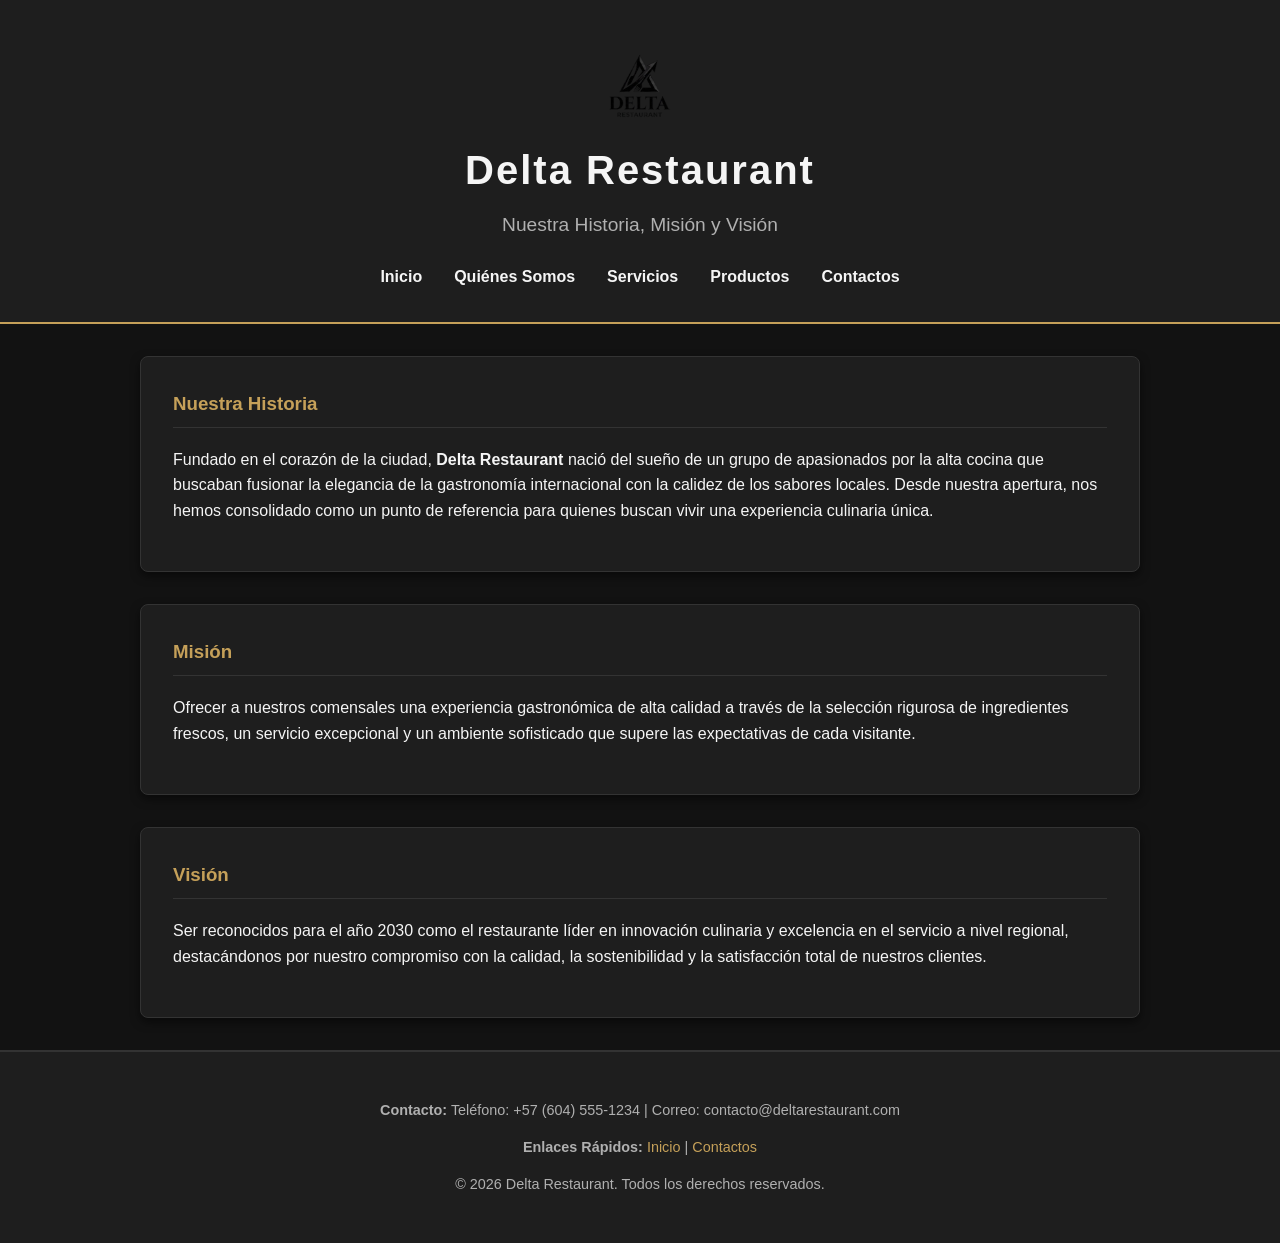
<file: quienes-somos.html>
<!DOCTYPE html>
<html lang="es">
<head>
    <meta charset="UTF-8">
    <meta name="viewport" content="width=device-width, initial-scale=1.0">
    <title>Delta Restaurant - Quiénes Somos</title>
    <link rel="stylesheet" href="style.css">
</head>
<body>

    <!-- ENCABEZADO -->
    <header>
        <img src="/img/LOGO2.png" alt="Logo de Delta Restaurant">
        <h1>Delta Restaurant</h1>
        <h2>Nuestra Historia, Misión y Visión</h2>
        <nav>
            <ul>
                <li><a href="index.html">Inicio</a></li>
                <li><a href="quienes-somos.html">Quiénes Somos</a></li>
                <li><a href="servicios.html">Servicios</a></li>
                <li><a href="productos.html">Productos</a></li>
                <li><a href="contactos.html">Contactos</a></li>
            </ul>
        </nav>
    </header>

    <!-- CONTENIDO PRINCIPAL -->
    <main>
        <section>
            <h3>Nuestra Historia</h3>
            <p>
                Fundado en el corazón de la ciudad, <strong>Delta Restaurant</strong> nació del sueño de un grupo de apasionados por la alta cocina que buscaban fusionar la elegancia de la gastronomía internacional con la calidez de los sabores locales. Desde nuestra apertura, nos hemos consolidado como un punto de referencia para quienes buscan vivir una experiencia culinaria única.
            </p>
        </section>

        <section>
            <h3>Misión</h3>
            <p>
                Ofrecer a nuestros comensales una experiencia gastronómica de alta calidad a través de la selección rigurosa de ingredientes frescos, un servicio excepcional y un ambiente sofisticado que supere las expectativas de cada visitante.
            </p>
        </section>

        <section>
            <h3>Visión</h3>
            <p>
                Ser reconocidos para el año 2030 como el restaurante líder en innovación culinaria y excelencia en el servicio a nivel regional, destacándonos por nuestro compromiso con la calidad, la sostenibilidad y la satisfacción total de nuestros clientes.
            </p>
        </section>
    </main>

    <!-- PIE DE PÁGINA -->
    <footer>
        <p><strong>Contacto:</strong> Teléfono: +57 (604) 555-1234 | Correo: contacto@deltarestaurant.com</p>
        <p><strong>Enlaces Rápidos:</strong> <a href="index.html">Inicio</a> | <a href="contactos.html">Contactos</a></p>
        <p>&copy; 2026 Delta Restaurant. Todos los derechos reservados.</p>
    </footer>

</body>
</html>
</file>
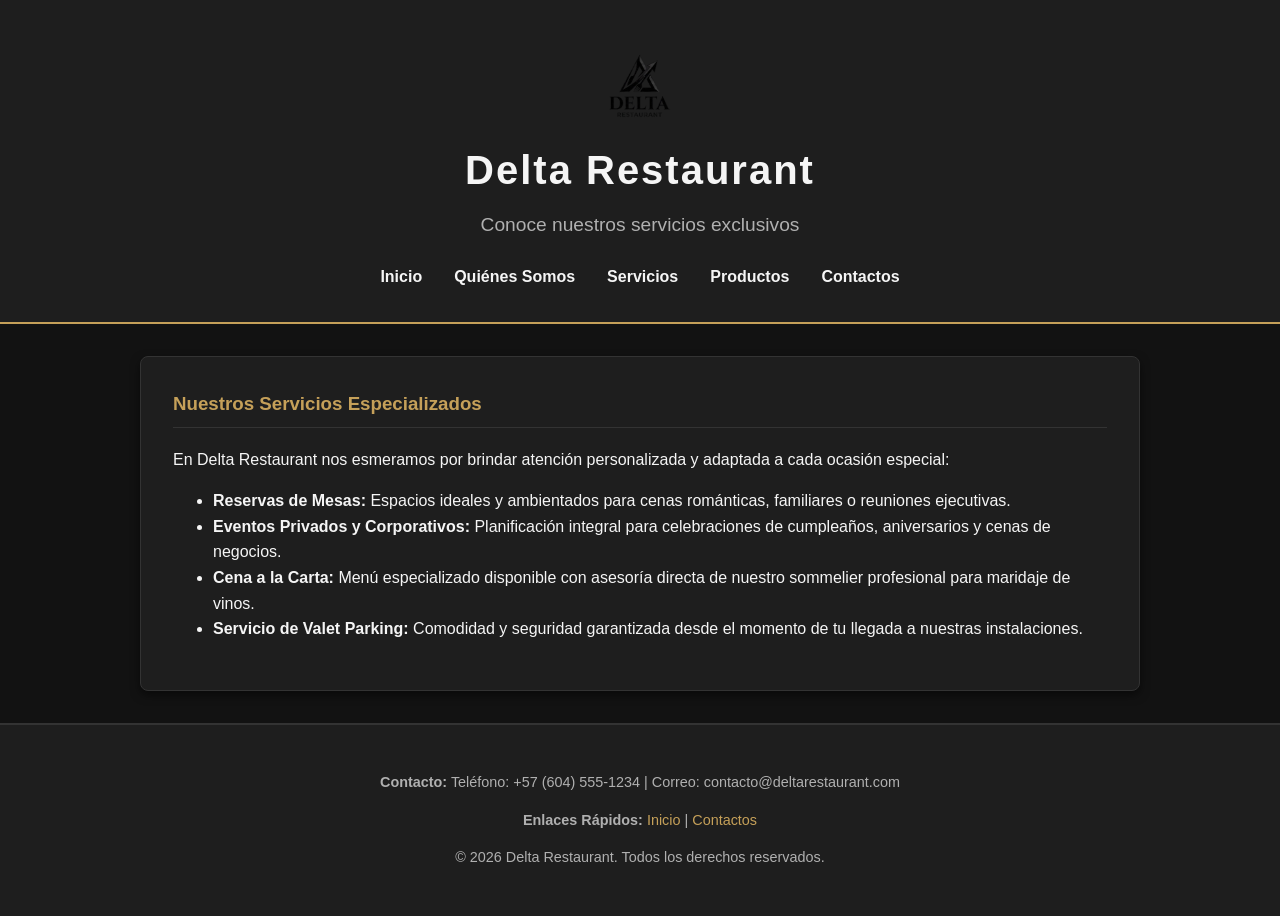
<file: servicios.html>
<!DOCTYPE html>
<html lang="es">
<head>
    <meta charset="UTF-8">
    <meta name="viewport" content="width=device-width, initial-scale=1.0">
    <title>Delta Restaurant - Servicios</title>
    <link rel="stylesheet" href="style.css">
</head>
<body>

    <!-- ENCABEZADO -->
    <header>
        <img src="/img/LOGO2.png" alt="Logo de Delta Restaurant">
        <h1>Delta Restaurant</h1>
        <h2>Conoce nuestros servicios exclusivos</h2>
        <nav>
            <ul>
                <li><a href="index.html">Inicio</a></li>
                <li><a href="quienes-somos.html">Quiénes Somos</a></li>
                <li><a href="servicios.html">Servicios</a></li>
                <li><a href="productos.html">Productos</a></li>
                <li><a href="contactos.html">Contactos</a></li>
            </ul>
        </nav>
    </header>

    <!-- CONTENIDO PRINCIPAL -->
    <main>
        <section>
            <h3>Nuestros Servicios Especializados</h3>
            <p>En Delta Restaurant nos esmeramos por brindar atención personalizada y adaptada a cada ocasión especial:</p>
            <ul>
                <li><strong>Reservas de Mesas:</strong> Espacios ideales y ambientados para cenas románticas, familiares o reuniones ejecutivas.</li>
                <li><strong>Eventos Privados y Corporativos:</strong> Planificación integral para celebraciones de cumpleaños, aniversarios y cenas de negocios.</li>
                <li><strong>Cena a la Carta:</strong> Menú especializado disponible con asesoría directa de nuestro sommelier profesional para maridaje de vinos.</li>
                <li><strong>Servicio de Valet Parking:</strong> Comodidad y seguridad garantizada desde el momento de tu llegada a nuestras instalaciones.</li>
            </ul>
        </section>
    </main>

    <!-- PIE DE PÁGINA -->
    <footer>
        <p><strong>Contacto:</strong> Teléfono: +57 (604) 555-1234 | Correo: contacto@deltarestaurant.com</p>
        <p><strong>Enlaces Rápidos:</strong> <a href="index.html">Inicio</a> | <a href="contactos.html">Contactos</a></p>
        <p>&copy; 2026 Delta Restaurant. Todos los derechos reservados.</p>
    </footer>

</body>
</html>
</file>
<file: style.css>
/* ESTILOS GENERALES Y PALETA DE COLORES (DELTA)*/
:root {
    --bg-dark: #121212;
    --bg-card: #1e1e1e;
    --text-main: #f5f5f5;
    --text-muted: #b0b0b0;
    --accent-gold: #c5a059; 
    --border-color: #333333;
}

body {
    font-family: 'Segoe UI', Tahoma, Geneva, Verdana, sans-serif;
    background-color: var(--bg-dark);
    color: var(--text-main);
    margin: 0;
    padding: 0;
    line-height: 1.6;
}

/* ENCABEZADO Y NAVEGACIÓN */
header {
    background-color: var(--bg-card);
    text-align: center;
    padding: 2rem 1rem;
    border-bottom: 2px solid var(--accent-gold);
}

header img {
    max-width: 150px;
    height: auto;
    margin-bottom: 1rem;
}

header h1 {
    margin: 0;
    font-size: 2.5rem;
    letter-spacing: 2px;
    color: var(--text-main);
}

header h2 {
    font-size: 1.2rem;
    color: var(--text-muted);
    font-weight: 400;
    margin-top: 0.5rem;
}

nav ul {
    list-style: none;
    padding: 0;
    margin: 1.5rem 0 0 0;
    display: flex;
    justify-content: center;
    gap: 2rem;
    flex-wrap: wrap;
}

nav a {
    color: var(--text-main);
    text-decoration: none;
    font-weight: 600;
    transition: color 0.3s ease;
}

nav a:hover {
    color: var(--accent-gold);
}

/* SECCIONES PRINCIPALES Y CONTENIDO */
main {
    max-width: 1000px;
    margin: 2rem auto;
    padding: 0 1rem;
}

section {
    background-color: var(--bg-card);
    margin-bottom: 2rem;
    padding: 2rem;
    border-radius: 8px;
    box-shadow: 0 4px 10px rgba(0, 0, 0, 0.5);
    border: 1px solid var(--border-color);
}

h3 {
    color: var(--accent-gold);
    border-bottom: 1px solid var(--border-color);
    padding-bottom: 0.5rem;
    margin-top: 0;
}

/* Estilo para imágenes */
img {
    max-width: 100%;
    height: auto;
    border-radius: 6px;
    display: block;
    margin: 1rem auto;
}

/* Listas de beneficios */
ol {
    padding-left: 1.5rem;
}

ol li {
    margin-bottom: 0.5rem;
}

/* TABLA DE MENÚ */
table {
    width: 100%;
    border-collapse: collapse;
    margin-top: 1rem;
    background-color: #161616;
}

th, td {
    padding: 12px;
    text-align: left;
    border-bottom: 1px solid var(--border-color);
}

th {
    background-color: #222222;
    color: var(--accent-gold);
}

caption {
    font-weight: bold;
    margin-bottom: 0.5rem;
    color: var(--text-muted);
}

/* FORMULARIO DE CONTACTO */
form {
    display: flex;
    flex-direction: column;
}

label {
    margin-top: 1rem;
    font-weight: 600;
    color: var(--text-main);
}

input, textarea {
    padding: 10px;
    margin-top: 5px;
    background-color: #2a2a2a;
    border: 1px solid var(--border-color);
    border-radius: 4px;
    color: var(--text-main);
    font-size: 1rem;
}

input:focus, textarea:focus {
    outline: none;
    border-color: var(--accent-gold);
}

button[type="submit"] {
    margin-top: 1.5rem;
    padding: 12px;
    background-color: var(--accent-gold);
    color: #121212;
    border: none;
    border-radius: 4px;
    font-weight: bold;
    font-size: 1rem;
    cursor: pointer;
    transition: background-color 0.3s ease;
}

button[type="submit"]:hover {
    background-color: #b89148;
}

/* PIE DE PÁGINA */
footer {
    background-color: var(--bg-card);
    text-align: center;
    padding: 2rem 1rem;
    border-top: 2px solid var(--border-color);
    color: var(--text-muted);
    font-size: 0.9rem;
}

footer a {
    color: var(--accent-gold);
    text-decoration: none;
}

footer a:hover {
    text-decoration: underline;
}

footer div {
    margin-top: 1rem;
}
</file>
